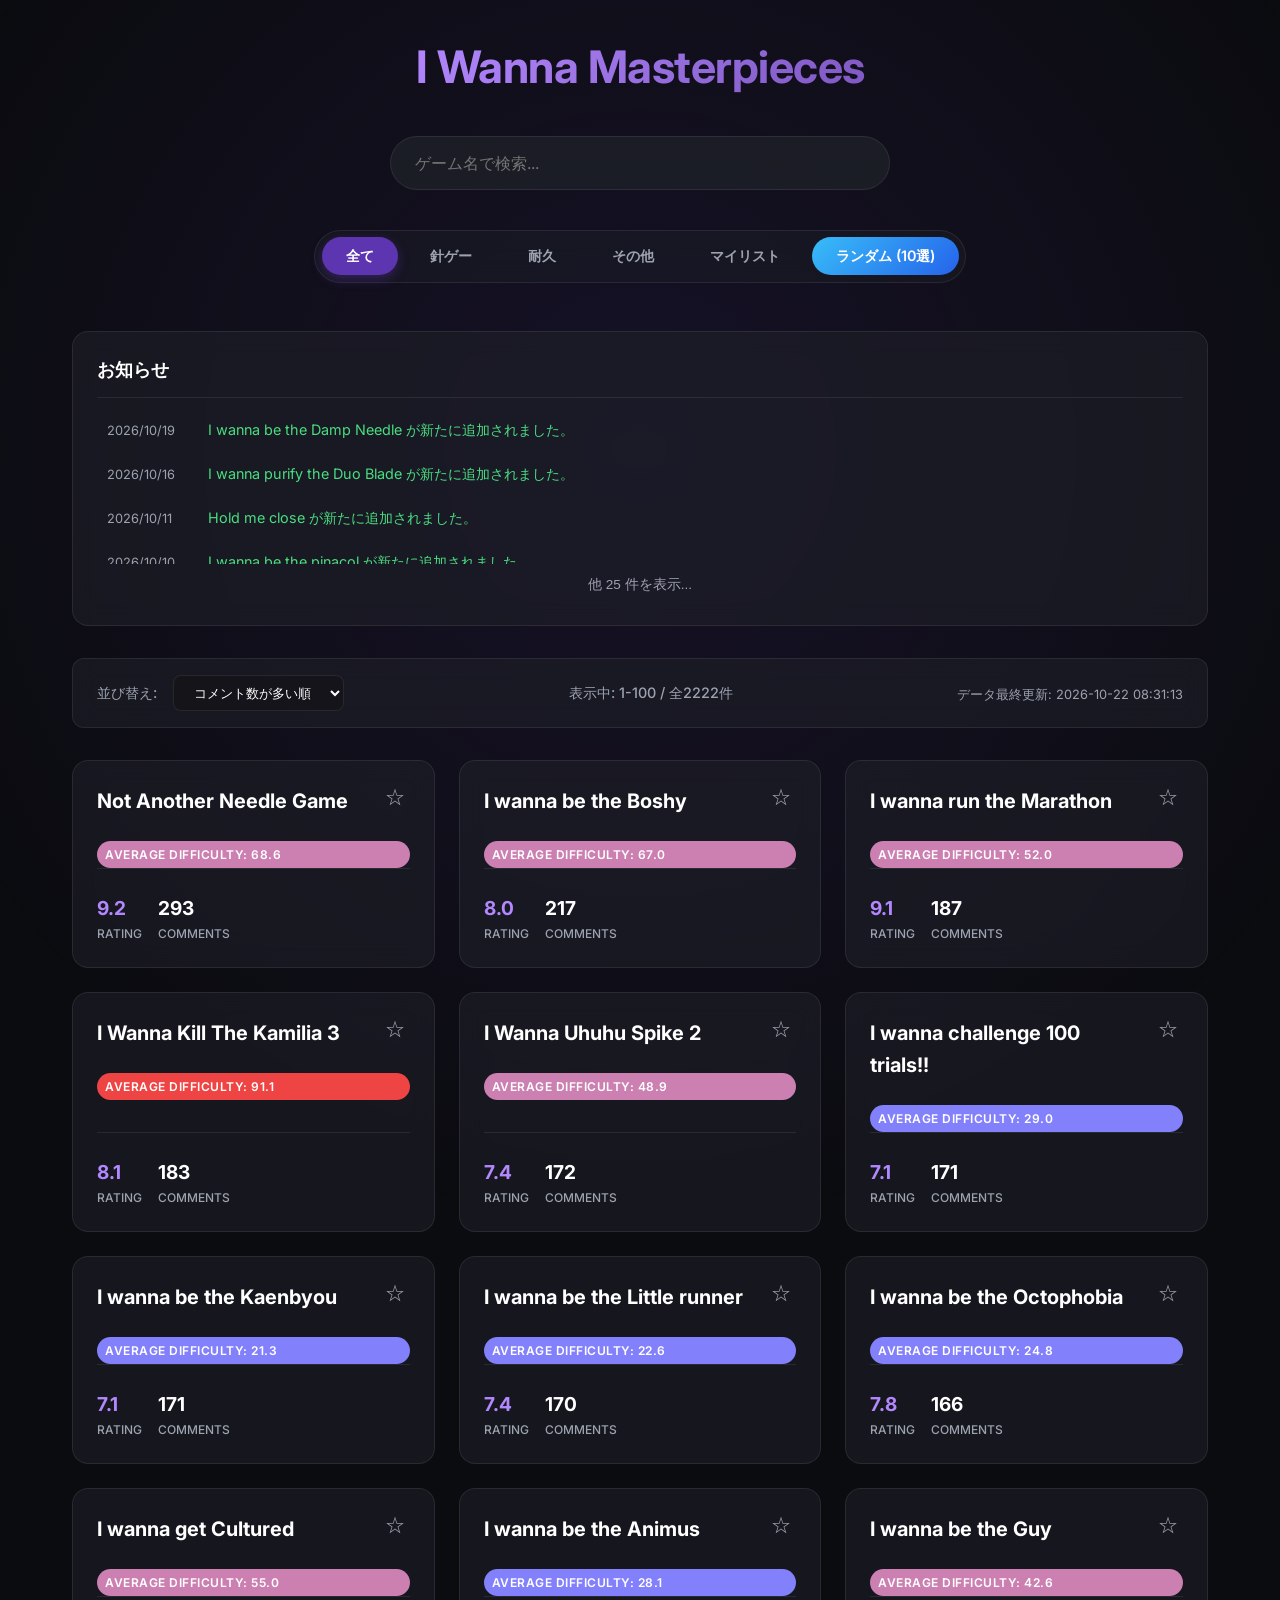
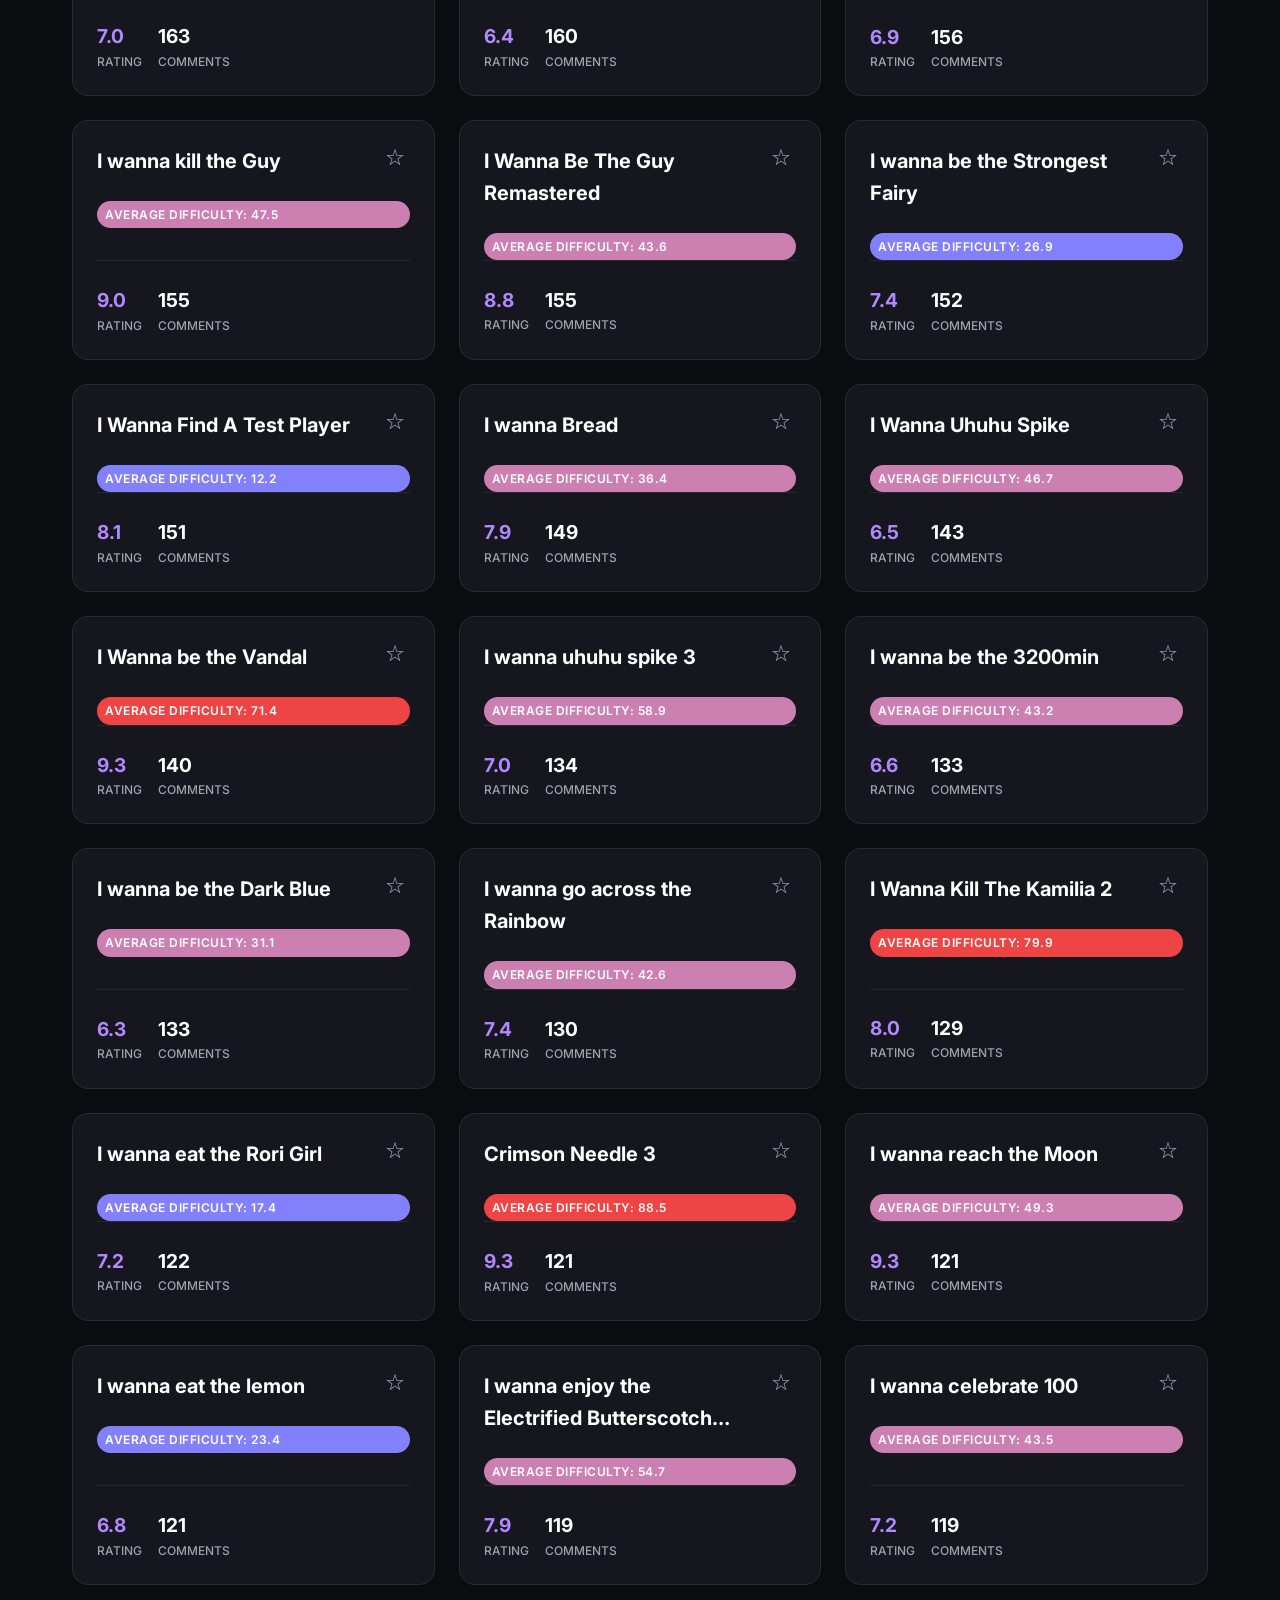
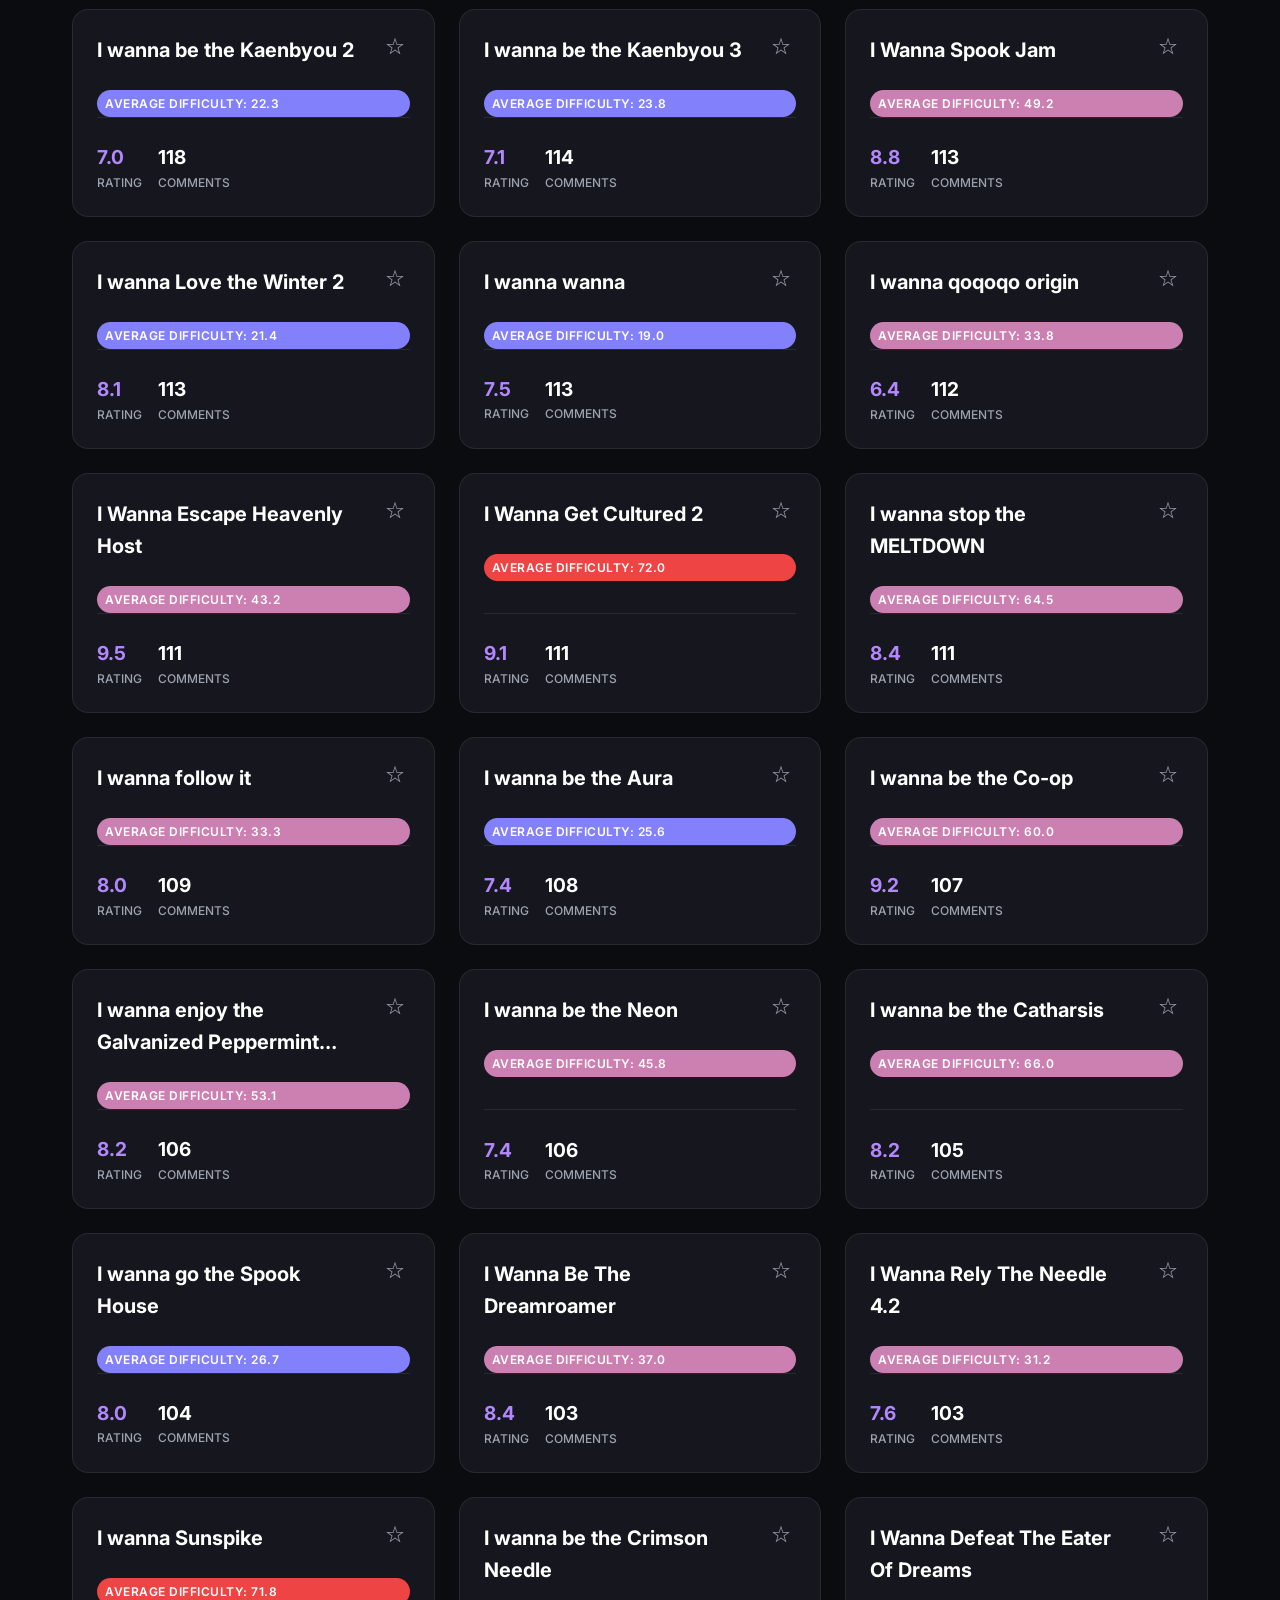
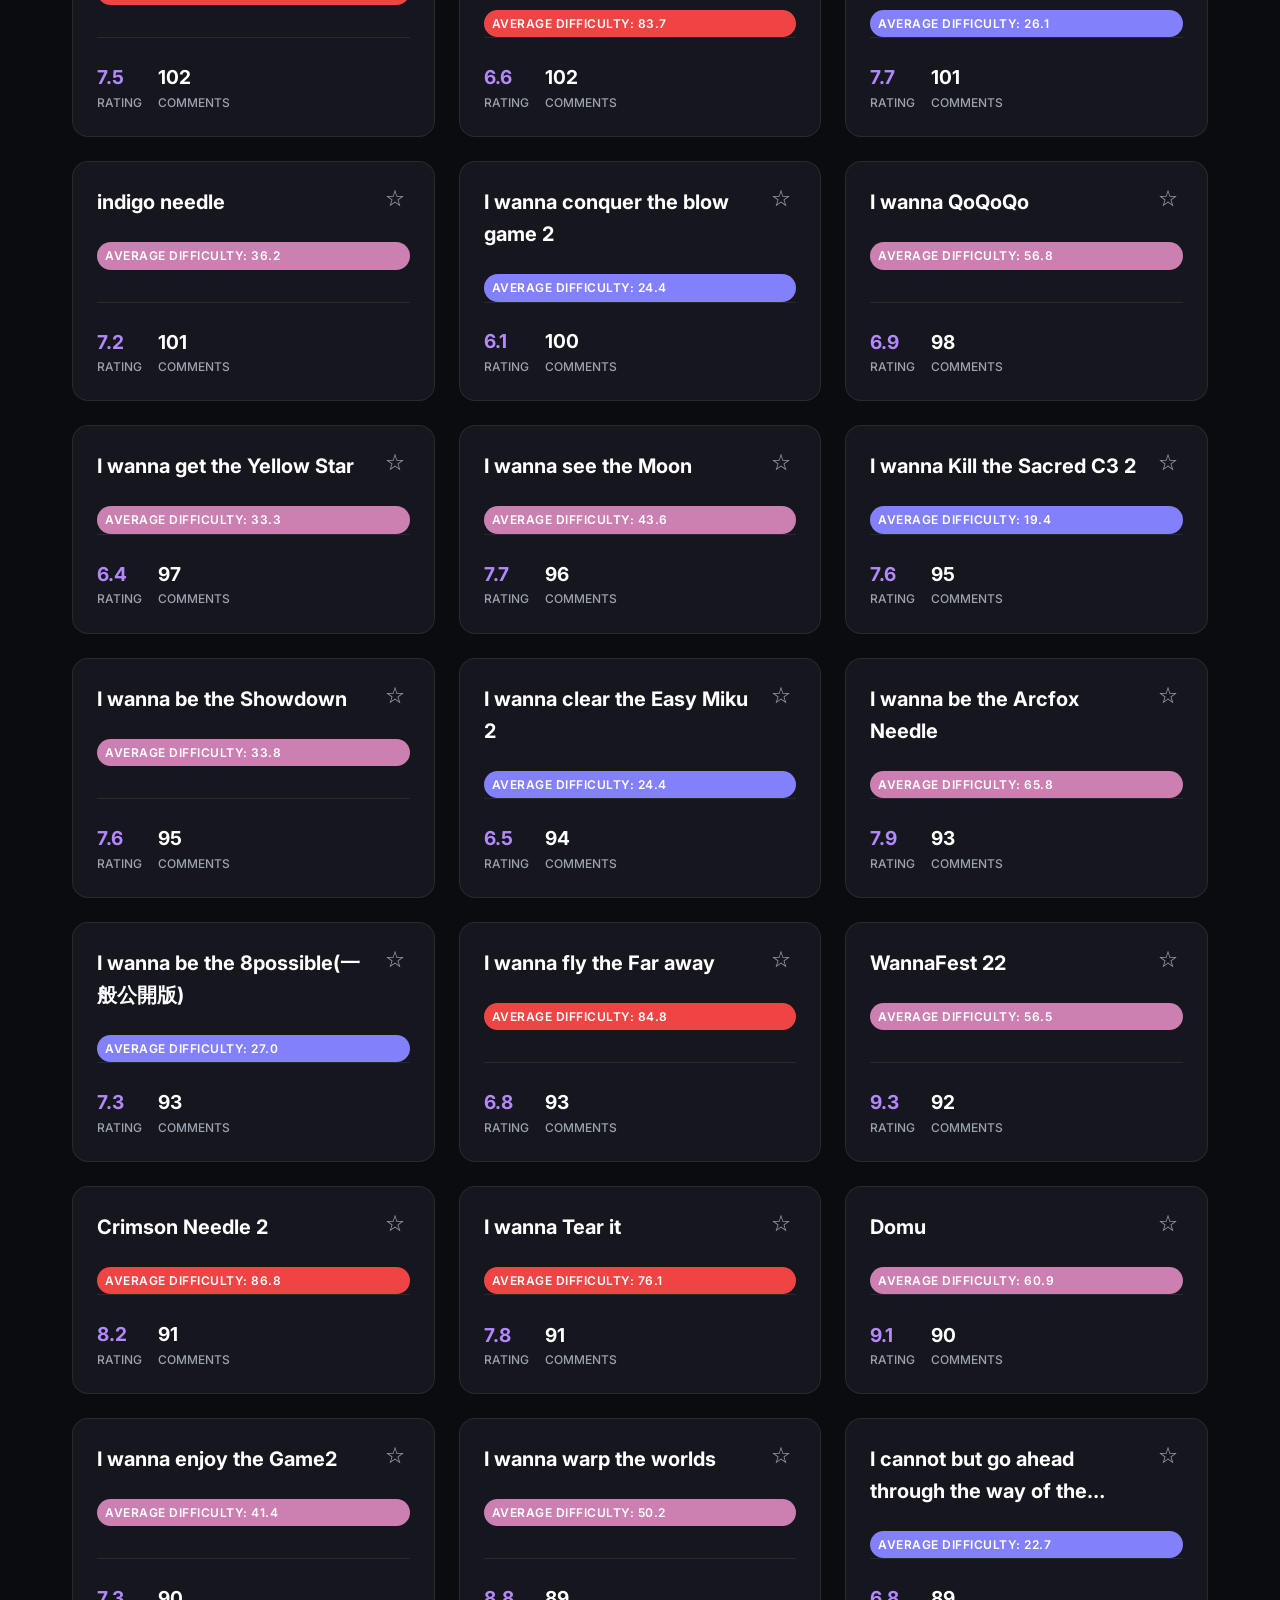
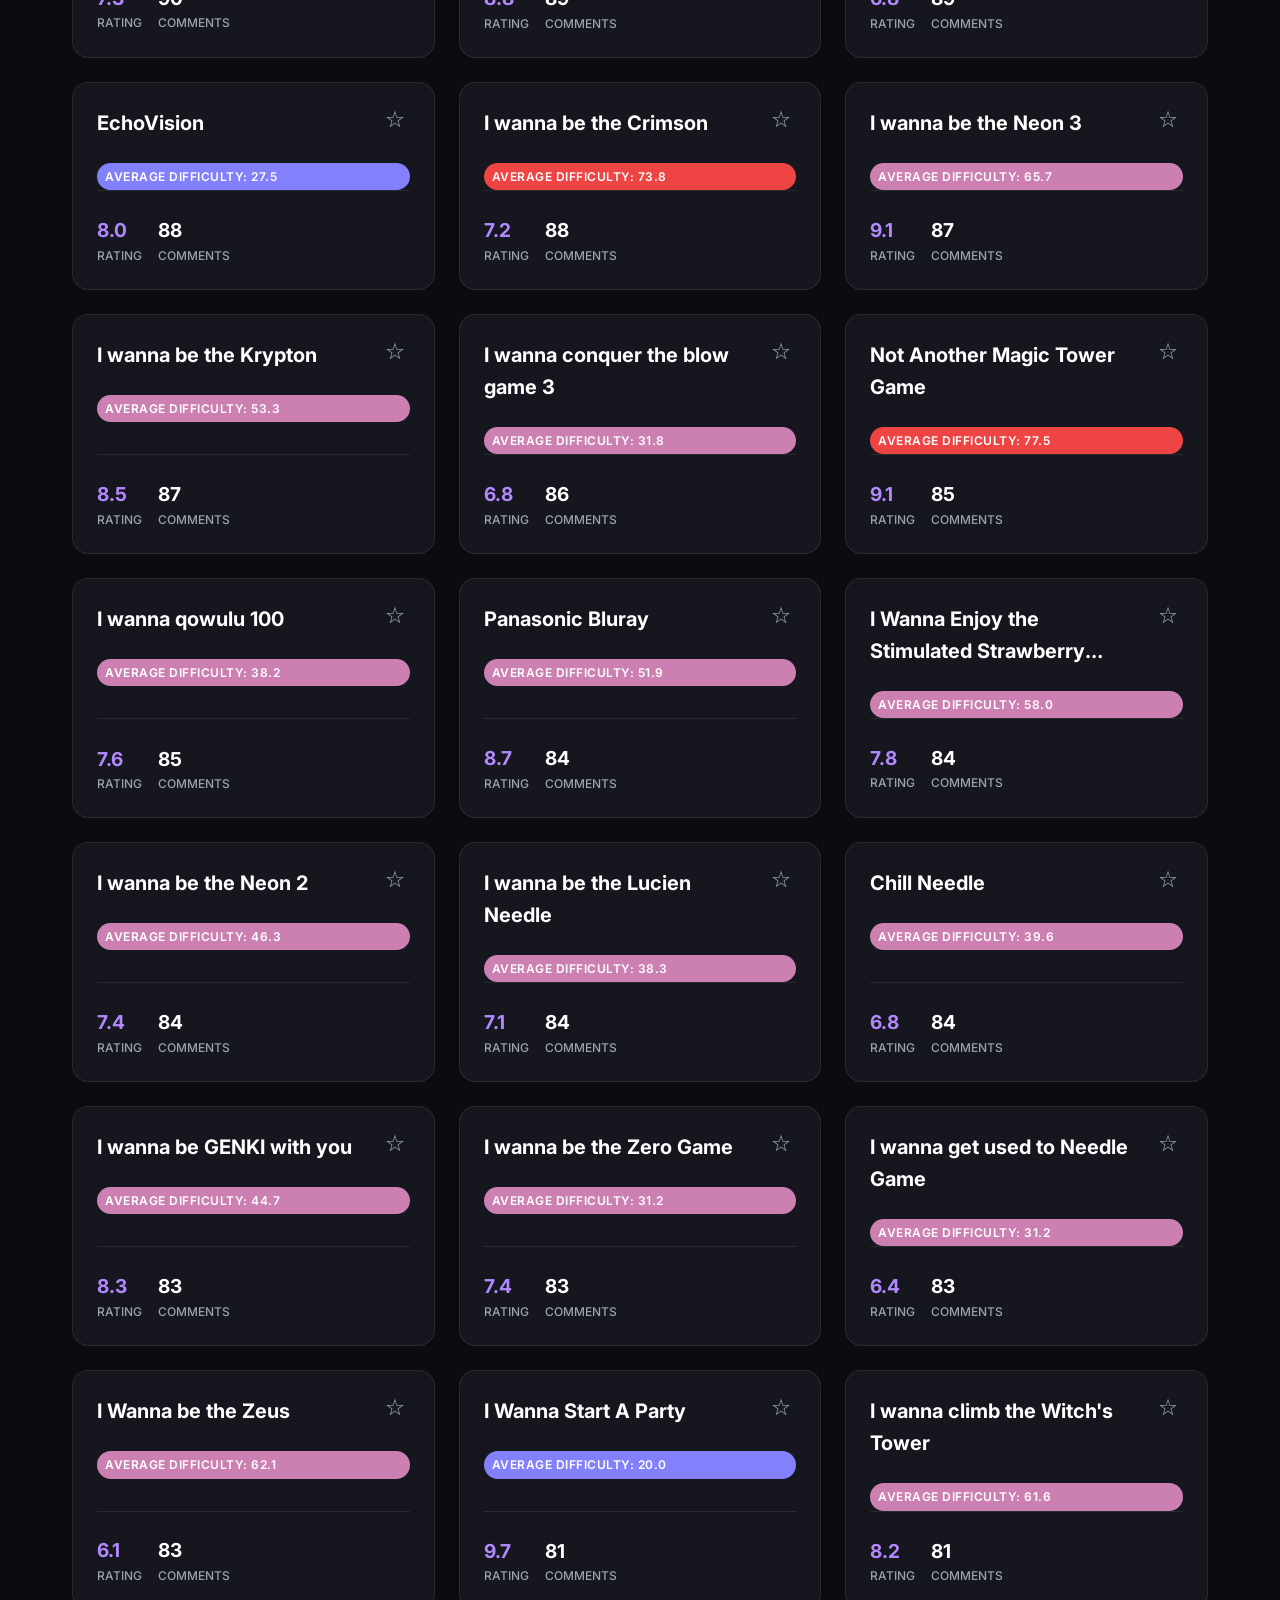
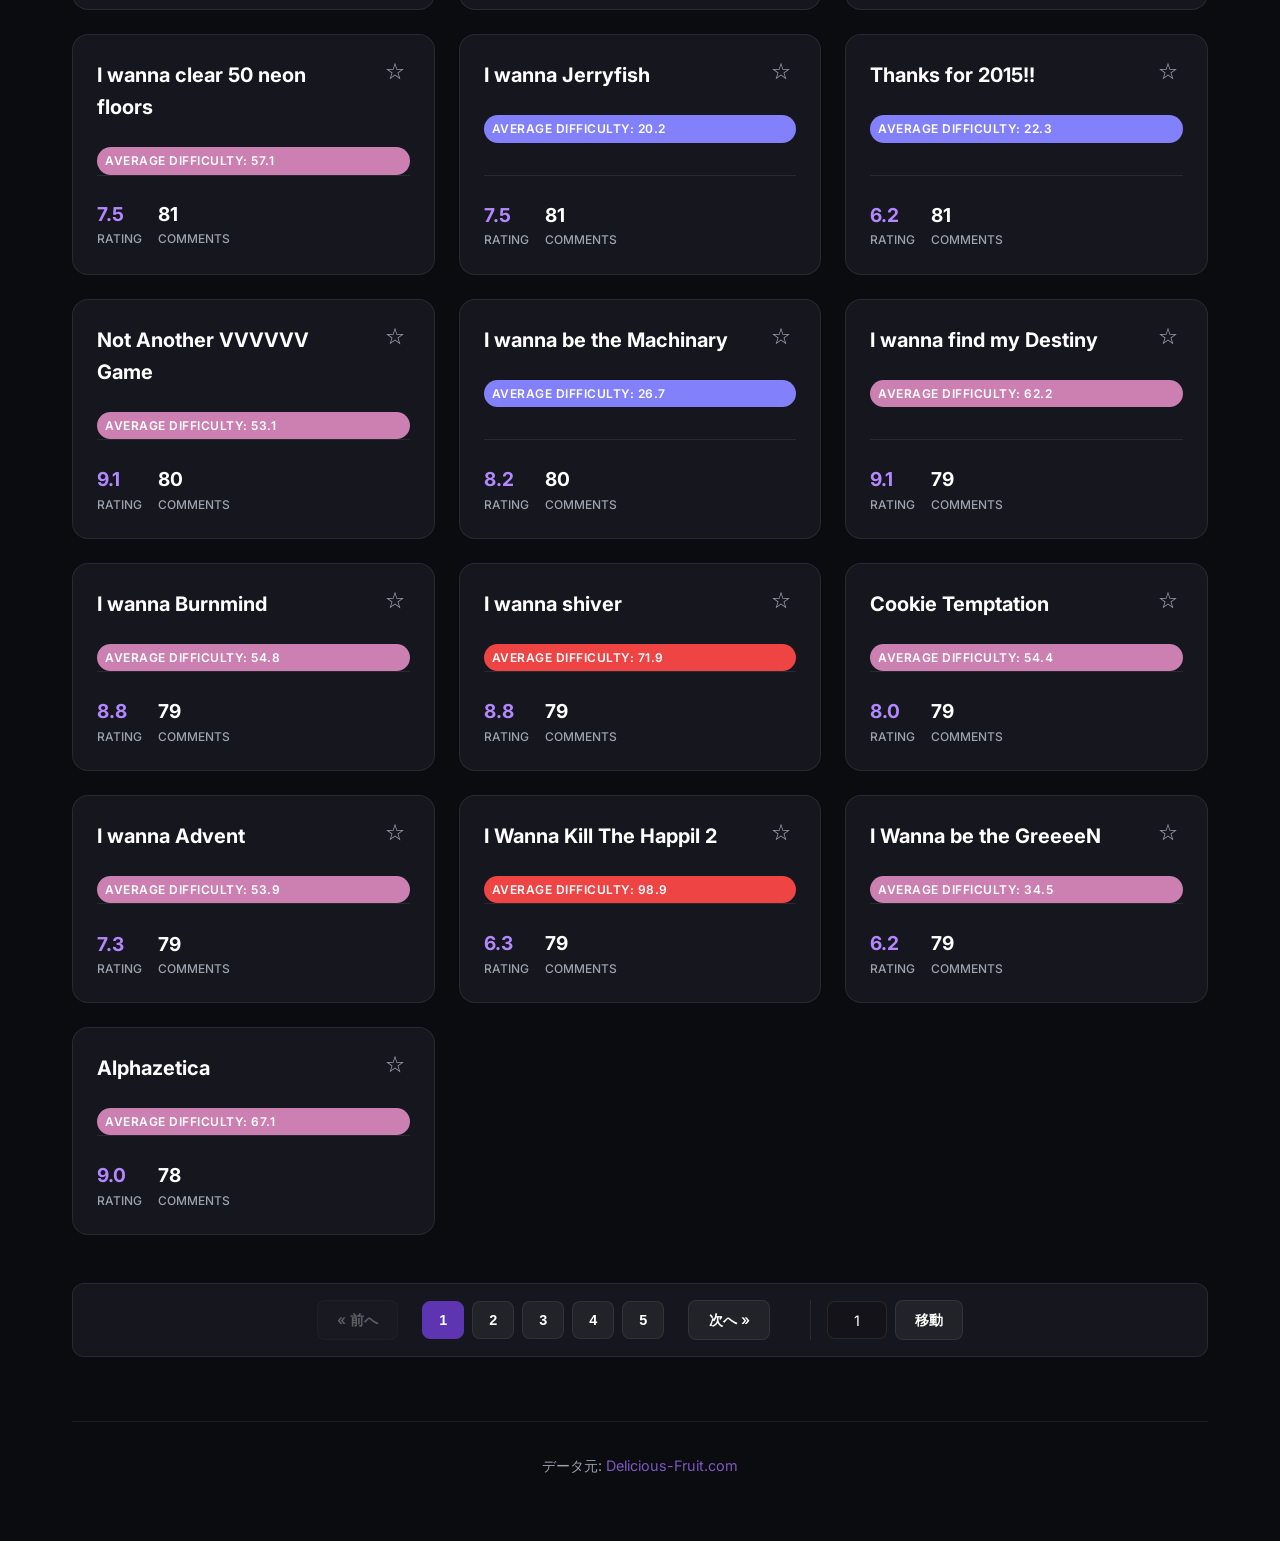
<file: index.html>
<!DOCTYPE html>
<html lang="ja">
<head>
    <meta charset="UTF-8">
    <meta name="viewport" content="width=device-width, initial-scale=1.0">
    <title>Delicious Fruit - 名作アイワナラインナップ</title>
    <link href="https://fonts.googleapis.com/css2?family=Inter:wght@400;500;700&display=swap" rel="stylesheet">
    <link rel="stylesheet" href="style.css">
</head>
<body>
    <div class="background-animation"></div>
    <div class="container">
        <header>
            <div class="logo">
                <h1>I Wanna Masterpieces</h1>
            </div>
            <div class="search-bar">
                <input type="text" id="searchInput" placeholder="ゲーム名で検索...">
            </div>
            <div class="filter-container">
                <div class="filter-buttons" id="filterButtons">
                    <button class="filter-btn active" data-category="all">全て</button>
                    <button class="filter-btn" data-category="needle">針ゲー</button>
                    <button class="filter-btn" data-category="avoidance">耐久</button>
                    <button class="filter-btn" data-category="other">その他</button>
                    <button class="filter-btn" data-category="mylists">マイリスト</button>
                    <button class="filter-btn random-btn" onclick="window.location.href='random_select.html'" style="background: linear-gradient(135deg, #38bdf8, #2563eb); color: white; border: none;">ランダム (10選)</button>
                </div>
            </div>
        </header>

        <div class="announcement-section" id="announcementSection" style="display: none;">
            <div class="announcement-header">
                <h2>お知らせ</h2>
            </div>
            <div class="announcement-list" id="announcementList">
                <!-- Announcements will be inserted here -->
            </div>
        </div>

        <main>
            <div class="controls">
                <div class="sort-options">
                    <label>並び替え:</label>
                    <select id="sortSelect">
                        <option value="ratings_desc">コメント数が多い順</option>
                        <option value="rating_desc">評価が高い順</option>
                        <option value="newest">新しい順</option>
                        <option value="difficulty_desc">難易度が高い順</option>
                        <option value="difficulty_asc">難易度が低い順</option>
                    </select>
                </div>
                <div class="stats" id="statsDisplay">
                    <!-- Stats will be inserted here -->
                </div>
                <div id="lastUpdated" style="font-size: 0.8rem; color: var(--text-secondary); margin-top: 5px;">
                    <!-- Last updated time will be inserted here -->
                </div>
            </div>

            <div class="grid" id="gameGrid">
                <!-- Game cards will be appended here by JS -->
            </div>

            <div class="pagination" id="pagination">
                <button id="prevBtn" class="page-btn">&laquo; 前へ</button>
                <div id="pageNumbers" class="page-numbers"></div>
                <button id="nextBtn" class="page-btn">次へ &raquo;</button>
                <div class="page-jump">
                    <input type="number" id="pageInput" min="1" placeholder="Page">
                    <button id="jumpBtn" class="page-btn">移動</button>
                </div>
            </div>
        </main>
        
        <footer>
            <p>データ元: <a href="https://delicious-fruit.com/" target="_blank">Delicious-Fruit.com</a></p>
        </footer>
    </div>
    <!-- Back to top button -->
    <button id="backToTopBtn" title="トップへ戻る">↑ Top</button>

    <div id="modalOverlay" class="modal-overlay">
        <div class="modal-content">
            <div id="modalHeader" class="modal-header">
                <h2 id="modalTitle">マイリスト管理</h2>
                <button id="closeModal" class="close-btn">&times;</button>
            </div>
            <div id="modalBody" class="modal-body">
                <!-- Content will be injected by JS -->
            </div>
        </div>
    </div>

    <!-- script.js will fetch games.json dynamically -->
    <script src="script.js"></script>
</body>
</html>
</file>
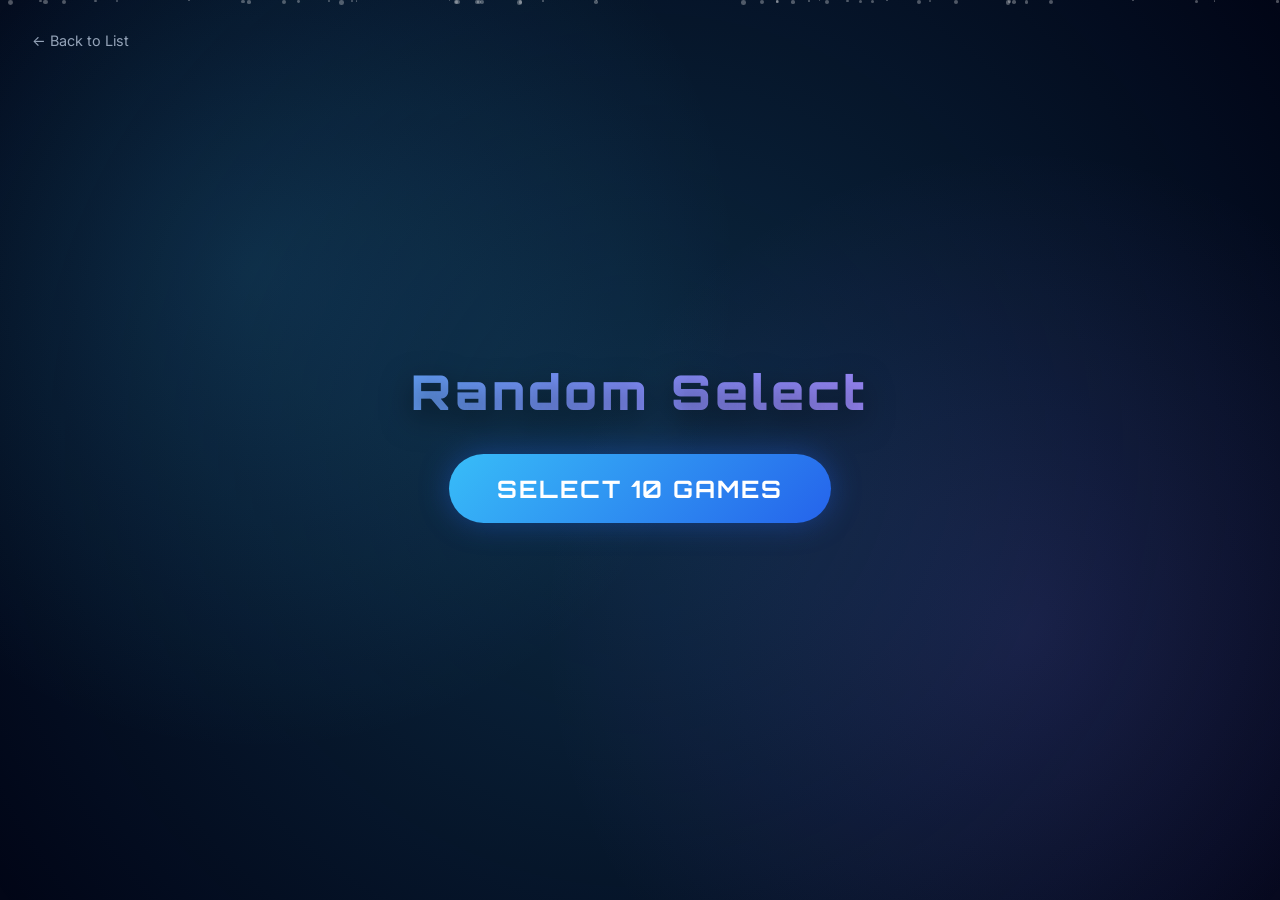
<file: random_select.html>
<!DOCTYPE html>
<html lang="ja">
<head>
    <meta charset="UTF-8">
    <meta name="viewport" content="width=device-width, initial-scale=1.0">
    <title>Random Select - 10 Selected Games</title>
    <link href="https://fonts.googleapis.com/css2?family=Orbitron:wght@400;700;900&family=Inter:wght@400;600&display=swap" rel="stylesheet">
    <style>
        :root {
            --bg-color: #020617;
            --primary-color: #38bdf8;
            --accent-color: #f43f5e;
            --success-color: #10b981;
            --surface-color: rgba(15, 23, 42, 0.8);
        }

        body {
            margin: 0;
            padding: 0;
            background-color: var(--bg-color);
            color: #fff;
            font-family: 'Inter', sans-serif;
            min-height: 100vh;
            display: flex;
            flex-direction: column;
            align-items: center;
            justify-content: center;
            overflow-x: hidden;
            background: 
                radial-gradient(circle at 20% 30%, rgba(56, 189, 248, 0.15) 0%, transparent 40%),
                radial-gradient(circle at 80% 70%, rgba(139, 92, 246, 0.15) 0%, transparent 40%),
                #020617;
        }

        .container {
            width: 90%;
            max-width: 1200px;
            padding: 2rem;
            text-align: center;
            z-index: 2;
        }

        h1 {
            font-family: 'Orbitron', sans-serif;
            font-size: 3rem;
            font-weight: 900;
            margin-bottom: 2rem;
            background: linear-gradient(to right, #38bdf8, #818cf8, #c084fc);
            -webkit-background-clip: text;
            background-clip: text;
            -webkit-text-fill-color: transparent;
            text-shadow: 0 10px 30px rgba(0, 0, 0, 0.5);
            letter-spacing: 4px;
        }

        .controls {
            margin-bottom: 3rem;
        }

        .btn-draw {
            background: linear-gradient(135deg, #38bdf8, #2563eb);
            color: white;
            border: none;
            padding: 1.2rem 3rem;
            font-size: 1.5rem;
            font-weight: bold;
            border-radius: 50px;
            cursor: pointer;
            text-transform: uppercase;
            letter-spacing: 2px;
            transition: all 0.3s cubic-bezier(0.34, 1.56, 0.64, 1);
            box-shadow: 0 0 30px rgba(37, 99, 235, 0.4);
            font-family: 'Orbitron', sans-serif;
            position: relative;
            overflow: hidden;
        }

        .btn-draw:hover {
            transform: scale(1.05) translateY(-5px);
            box-shadow: 0 0 50px rgba(37, 99, 235, 0.7);
            filter: brightness(1.2);
        }

        .btn-draw:active {
            transform: scale(0.95);
        }

        .btn-back {
            position: absolute;
            top: 2rem;
            left: 2rem;
            color: #94a3b8;
            text-decoration: none;
            font-size: 0.9rem;
            display: flex;
            align-items: center;
            gap: 0.5rem;
            transition: color 0.3s;
        }

        .btn-back:hover {
            color: white;
        }

        .btn-draw::after {
            content: '';
            position: absolute;
            top: 0; left: -100%;
            width: 50%; height: 100%;
            background: linear-gradient(to right, transparent, rgba(255,255,255,0.4), transparent);
            transform: skewX(-25deg);
            transition: 0.5s;
        }

        .btn-draw:hover::after {
            left: 150%;
        }

        .results-grid {
            display: grid;
            grid-template-columns: repeat(auto-fit, minmax(200px, 1fr));
            gap: 1.5rem;
            width: 100%;
            opacity: 0;
            transform: translateY(30px);
            transition: all 0.8s ease-out;
        }

        .results-grid.visible {
            opacity: 1;
            transform: translateY(0);
        }

        .card {
            background: var(--surface-color);
            backdrop-filter: blur(10px);
            border: 1px solid rgba(255, 255, 255, 0.1);
            border-radius: 16px;
            padding: 1.5rem;
            display: flex;
            flex-direction: column;
            align-items: center;
            justify-content: center;
            position: relative;
            transition: all 0.4s ease;
            cursor: pointer;
            overflow: hidden;
            min-height: 200px;
        }

        .card:hover {
            transform: translateY(-10px) scale(1.03);
            border-color: var(--primary-color);
            box-shadow: 0 20px 40px rgba(0, 0, 0, 0.4);
        }

        .card-id {
            font-family: 'Orbitron', sans-serif;
            font-size: 0.8rem;
            color: var(--primary-color);
            margin-bottom: 0.5rem;
            opacity: 0.7;
        }

        .game-name {
            font-size: 1.1rem;
            font-weight: bold;
            margin-bottom: 1rem;
            display: -webkit-box;
            -webkit-line-clamp: 2;
            line-clamp: 2;
            -webkit-box-orient: vertical;
            overflow: hidden;
            line-height: 1.4;
        }

        .rating-display {
            font-family: 'Orbitron', sans-serif;
            font-size: 1.8rem;
            font-weight: 900;
            color: var(--success-color);
        }

        .difficulty-display {
            font-size: 0.8rem;
            color: #94a3b8;
            margin-top: 0.5rem;
        }

        /* Revealed animation */
        .card.revealing {
            animation: revealCard 0.6s cubic-bezier(0.23, 1, 0.32, 1) forwards;
        }

        @keyframes revealCard {
            0% { transform: scale(0.8) rotateY(90deg); opacity: 0; }
            100% { transform: scale(1) rotateY(0deg); opacity: 1; }
        }

        .particles {
            position: fixed;
            top: 0; left: 0; width: 100%; height: 100%;
            pointer-events: none;
            z-index: 1;
        }

        .particle {
            position: absolute;
            background: white;
            border-radius: 50%;
            opacity: 0.3;
            animation: float 10s infinite linear;
        }

        @keyframes float {
            0% { transform: translateY(100vh) scale(0); opacity: 0; }
            50% { opacity: 0.5; }
            100% { transform: translateY(-100px) scale(1.5); opacity: 0; }
        }

        .overlay {
            position: fixed;
            top: 0; left: 0; width: 100%; height: 100%;
            background: radial-gradient(circle, rgba(56, 189, 248, 0.2), transparent);
            z-index: 0;
            pointer-events: none;
        }

        .hidden { display: none; }

        /* Epic Count animation classes */
        .epic-counting {
            color: #fff !important;
            text-shadow: 0 0 15px var(--primary-color) !important;
        }
        
    </style>
</head>
<body>
    <div class="overlay"></div>
    <div class="particles" id="particles"></div>

    <a href="index.html" class="btn-back">← Back to List</a>

    <div class="container">
        <h1>Random Select</h1>
        
        <div class="controls">
            <button id="drawBtn" class="btn-draw">Select 10 Games</button>
        </div>

        <div id="results" class="results-grid">
            <!-- Cards will be generated here -->
        </div>
    </div>

    <!-- We can use the existing games.js which defines const GAMES -->
    <script src="games.js"></script>
    <script>
        const drawBtn = document.getElementById('drawBtn');
        const resultsGrid = document.getElementById('results');
        const particlesContainer = document.getElementById('particles');

        // Create background particles
        function initParticles() {
            for (let i = 0; i < 50; i++) {
                const p = document.createElement('div');
                p.className = 'particle';
                const size = Math.random() * 4 + 1;
                p.style.width = `${size}px`;
                p.style.height = `${size}px`;
                p.style.left = `${Math.random() * 100}%`;
                p.style.animationDuration = `${Math.random() * 10 + 5}s`;
                p.style.animationDelay = `${Math.random() * 5}s`;
                particlesContainer.appendChild(p);
            }
        }

        initParticles();

        function getRandomGames(count) {
            // Filter masterpieces (matching script.js logic)
            // But let's keep it simple and just pick from all games or masterpieces
            const topGames = GAMES.filter(g => g.num_ratings >= 10 && g.rating >= 6.0);
            const shuffled = [...topGames].sort(() => 0.5 - Math.random());
            return shuffled.slice(0, count);
        }

        function createCard(game, delay) {
            const card = document.createElement('div');
            
            card.className = `card revealing`;
            card.style.animationDelay = `${delay}s`;
            card.onclick = () => window.open(`https://delicious-fruit.com/ratings/game_details.php?id=${game.id}`, '_blank');

            card.innerHTML = `
                <div class="card-id">#${game.id}</div>
                <div class="game-name">${game.name}</div>
                <div class="rating-display" id="rating-${game.id}">0.0</div>
                <div class="difficulty-display">Difficulty: ${game.difficulty}</div>
            `;
            return card;
        }

        async function animateValue(id, start, end, duration) {
            const obj = document.getElementById(id);
            if (!obj) return;
            
            const range = end - start;
            let current = start;
            const increment = end > start ? 0.1 : -0.1;
            const stepTime = Math.abs(Math.floor(duration / (range * 10)));
            
            obj.classList.add('epic-counting');

            return new Promise(resolve => {
                const timer = setInterval(() => {
                    current += increment;
                    if ((increment > 0 && current >= end) || (increment < 0 && current <= end)) {
                        obj.textContent = end.toFixed(1);
                        obj.classList.remove('epic-counting');
                        clearInterval(timer);
                        resolve();
                    } else {
                        obj.textContent = current.toFixed(1);
                    }
                }, stepTime);
            });
        }

        drawBtn.addEventListener('click', async () => {
            drawBtn.disabled = true;
            drawBtn.textContent = 'Selecting...';
            
            // Clear previous results with a slight fade
            resultsGrid.classList.remove('visible');
            setTimeout(async () => {
                resultsGrid.innerHTML = '';
                resultsGrid.classList.add('visible');
                
                const selectedGames = getRandomGames(10);
                
                for (let i = 0; i < selectedGames.length; i++) {
                    const game = selectedGames[i];
                    const card = createCard(game, i * 0.1);
                    resultsGrid.appendChild(card);
                    
                    // Start rating animation after card reveal
                    setTimeout(() => {
                        animateValue(`rating-${game.id}`, 0, game.rating, 800);
                    }, (i * 100) + 500);
                }

                setTimeout(() => {
                    drawBtn.disabled = false;
                    drawBtn.textContent = 'Select 10 Games Again';
                }, 2000);
            }, 300);
        });

        // Trigger first draw on load
        // window.onload = () => drawBtn.click();
    </script>
</body>
</html>
</file>
<file: style.css>
:root {
    --bg-color: #0b0c10;
    --card-bg: rgba(31, 33, 40, 0.6);
    --card-border: rgba(255, 255, 255, 0.08);
    --text-primary: #ffffff;
    --text-secondary: #9ca3af;
    --accent: #5e35b1;
    --accent-light: #7e57c2;
    --highlight: #b388ff;
    --rating-bg: rgba(94, 53, 177, 0.3);
    --rating-color: #d1c4e9;
    --glass-blur: 12px;
}

* {
    box-sizing: border-box;
    margin: 0;
    padding: 0;
}

body {
    background-color: var(--bg-color);
    color: var(--text-primary);
    font-family: 'Inter', -apple-system, BlinkMacSystemFont, "Segoe UI", Roboto, Helvetica, Arial, sans-serif;
    line-height: 1.6;
    overflow-x: hidden;
    position: relative;
    min-height: 100vh;
}

/* Background gradient animation */
.background-animation {
    position: fixed;
    top: -50%;
    left: -50%;
    width: 200%;
    height: 200%;
    background: radial-gradient(circle at center, rgba(94, 53, 177, 0.15) 0%, rgba(11, 12, 16, 0) 50%);
    animation: pulse 15s infinite alternate ease-in-out;
    z-index: -1;
    pointer-events: none;
}

@keyframes pulse {
    0% { transform: translate(10%, 10%) scale(1); }
    100% { transform: translate(-10%, -10%) scale(1.1); }
}

.container {
    max-width: 1200px;
    margin: 0 auto;
    padding: 2rem;
}

header {
    display: flex;
    flex-direction: column;
    align-items: center;
    justify-content: center;
    text-align: center;
    margin-bottom: 3rem;
    gap: 1.5rem;
}

.logo h1 {
    font-size: 2.8rem;
    font-weight: 700;
    background: linear-gradient(135deg, #b388ff, #7e57c2);
    -webkit-background-clip: text;
    background-clip: text;
    -webkit-text-fill-color: transparent;
    margin-bottom: 0.5rem;
    letter-spacing: -0.5px;
}

.logo p {
    color: var(--text-secondary);
    font-size: 1.1rem;
    font-weight: 500;
}

.search-bar {
    width: 100%;
    max-width: 500px;
}

.search-bar input {
    width: 100%;
    padding: 1rem 1.5rem;
    border-radius: 50px;
    background: rgba(31, 33, 40, 0.8);
    border: 1px solid var(--card-border);
    color: var(--text-primary);
    font-size: 1rem;
    font-family: inherit;
    transition: all 0.3s ease;
    backdrop-filter: blur(var(--glass-blur));
}

.search-bar input:focus {
    outline: none;
    border-color: var(--accent-light);
    box-shadow: 0 0 0 4px rgba(126, 87, 194, 0.2);
}

.filter-container {
    display: flex;
    justify-content: center;
    margin-top: 1rem;
    width: 100%;
}

.filter-buttons {
    display: flex;
    gap: 0.5rem;
    background: rgba(31, 33, 40, 0.4);
    padding: 0.4rem;
    border-radius: 50px;
    border: 1px solid var(--card-border);
    backdrop-filter: blur(var(--glass-blur));
    flex-wrap: wrap;
    justify-content: center;
}

.filter-btn {
    padding: 0.6rem 1.5rem;
    border: none;
    border-radius: 50px;
    background: transparent;
    color: var(--text-secondary);
    font-size: 0.9rem;
    font-weight: 600;
    cursor: pointer;
    transition: all 0.3s cubic-bezier(0.4, 0, 0.2, 1);
    font-family: inherit;
}

.filter-btn:hover {
    color: var(--text-primary);
    background: rgba(255, 255, 255, 0.05);
}

.filter-btn.active {
    background: var(--accent);
    color: white;
    box-shadow: 0 4px 12px rgba(94, 53, 177, 0.4);
}

/* Announcement Section */
.announcement-section {
    background: rgba(31, 33, 40, 0.6);
    backdrop-filter: blur(var(--glass-blur));
    border: 1px solid var(--card-border);
    border-radius: 16px;
    padding: 1.5rem;
    margin-bottom: 2rem;
    animation: fadeIn 0.8s ease-out;
}

.announcement-header {
    display: flex;
    align-items: center;
    gap: 0.8rem;
    margin-bottom: 1rem;
    padding-bottom: 0.8rem;
    border-bottom: 1px solid var(--card-border);
}

.announcement-icon {
    font-size: 1.2rem;
}

.announcement-header h2 {
    font-size: 1.1rem;
    font-weight: 700;
    color: var(--text-primary);
    margin: 0;
}

.announcement-list {
    display: flex;
    flex-direction: column;
    gap: 0.6rem;
    max-height: 150px;
    overflow-y: auto;
    padding-right: 0.5rem;
}

.announcement-list::-webkit-scrollbar {
    width: 6px;
}

.announcement-list::-webkit-scrollbar-thumb {
    background: rgba(255, 255, 255, 0.1);
    border-radius: 10px;
}

.announcement-item {
    display: flex;
    align-items: baseline;
    gap: 1rem;
    font-size: 0.9rem;
    padding: 0.4rem 0.6rem;
    border-radius: 8px;
    transition: background 0.3s ease;
}

.announcement-item:hover {
    background: rgba(255, 255, 255, 0.03);
}

.announcement-date {
    font-family: 'Inter', sans-serif;
    font-size: 0.8rem;
    color: var(--text-secondary);
    white-space: nowrap;
    min-width: 85px;
}

.announcement-msg, .announcement-link {
    line-height: 1.4;
    text-decoration: none;
    transition: all 0.2s ease;
}

.announcement-link:hover {
    text-decoration: underline;
    opacity: 0.8;
}

.announcement-item.add .announcement-msg, .announcement-item.add .announcement-link {
    color: #4ade80; /* Light green */
}

.announcement-item.remove .announcement-msg, .announcement-item.remove .announcement-link {
    color: #f87171; /* Light red */
}

.announcement-more-btn {
    display: block;
    width: 100%;
    background: transparent;
    border: none;
    color: var(--text-secondary);
    font-size: 0.85rem;
    padding: 0.8rem 0 0.4rem;
    cursor: pointer;
    transition: color 0.2s ease;
    text-align: center;
    font-weight: 500;
}

.announcement-more-btn:hover {
    color: var(--highlight);
}

.controls {
    display: flex;
    justify-content: space-between;
    align-items: center;
    margin-bottom: 2rem;
    background: var(--card-bg);
    padding: 1rem 1.5rem;
    border-radius: 12px;
    border: 1px solid var(--card-border);
    backdrop-filter: blur(var(--glass-blur));
}

.sort-options {
    display: flex;
    align-items: center;
    gap: 1rem;
}

.sort-options label {
    font-size: 0.9rem;
    font-weight: 500;
    color: var(--text-secondary);
}

.sort-options select {
    padding: 0.5rem 1rem;
    background: rgba(20, 21, 26, 0.8);
    border: 1px solid var(--card-border);
    color: var(--text-primary);
    border-radius: 8px;
    font-family: inherit;
    cursor: pointer;
    outline: none;
}

.sort-options select:focus {
    border-color: var(--accent-light);
}

.stats {
    font-size: 0.9rem;
    color: var(--text-secondary);
    font-weight: 500;
}

.grid {
    display: grid;
    grid-template-columns: repeat(auto-fill, minmax(280px, 1fr));
    gap: 1.5rem;
}

.card {
    background: var(--card-bg);
    border: 1px solid var(--card-border);
    border-radius: 16px;
    padding: 1.5rem;
    transition: all 0.3s cubic-bezier(0.25, 0.8, 0.25, 1);
    backdrop-filter: blur(var(--glass-blur));
    display: flex;
    flex-direction: column;
    height: 100%;
    text-decoration: none;
    cursor: pointer;
}

.card:hover {
    transform: translateY(-5px);
    box-shadow: 0 10px 30px -10px rgba(94, 53, 177, 0.4);
    border-color: rgba(179, 136, 255, 0.3);
}

.card-header {
    display: flex;
    justify-content: space-between;
    align-items: flex-start;
    margin-bottom: 1rem;
}

.game-title {
    font-size: 1.25rem;
    font-weight: 700;
    color: var(--text-primary);
    margin-bottom: 0.5rem;
    display: -webkit-box;
    -webkit-line-clamp: 2;
    line-clamp: 2;
    -webkit-box-orient: vertical;
    overflow: hidden;
}

.badge {
    padding: 4px 8px;
    border-radius: 20px;
    font-size: 0.75rem;
    font-weight: 600;
    text-transform: uppercase;
    letter-spacing: 0.5px;
    white-space: nowrap;
}

.difficulty-badge {
    background: rgba(255, 255, 255, 0.1);
    color: #e5e7eb;
}

.card-metrics {
    display: flex;
    gap: 1rem;
    margin-top: auto;
    padding-top: 1.5rem;
    border-top: 1px solid var(--card-border);
}

.metric {
    display: flex;
    flex-direction: column;
}

.metric-value {
    font-size: 1.2rem;
    font-weight: 700;
    color: var(--highlight);
}

.metric-label {
    font-size: 0.75rem;
    color: var(--text-secondary);
    font-weight: 500;
}

footer {
    text-align: center;
    margin-top: 4rem;
    padding: 2rem 0;
    border-top: 1px solid var(--card-border);
}

footer p {
    color: var(--text-secondary);
    font-size: 0.9rem;
}

footer a {
    color: var(--accent-light);
    text-decoration: none;
    transition: color 0.2s ease;
}

footer a:hover {
    color: var(--highlight);
}

/* Pagination */
.pagination {
    display: flex;
    justify-content: center;
    align-items: center;
    gap: 1.5rem;
    margin-top: 3rem;
    padding: 1rem;
    background: var(--card-bg);
    border-radius: 12px;
    border: 1px solid var(--card-border);
    backdrop-filter: blur(var(--glass-blur));
}

.page-btn {
    padding: 0.6rem 1.2rem;
    border: 1px solid var(--card-border);
    border-radius: 8px;
    background: rgba(255, 255, 255, 0.05);
    color: var(--text-primary);
    font-size: 0.9rem;
    font-weight: 600;
    cursor: pointer;
    transition: all 0.2s ease;
    font-family: inherit;
}

.page-btn:hover:not(:disabled) {
    background: var(--accent);
    border-color: var(--accent);
    box-shadow: 0 4px 12px rgba(94, 53, 177, 0.3);
}

.page-btn:disabled {
    opacity: 0.3;
    cursor: not-allowed;
}

.page-numbers {
    display: flex;
    gap: 0.5rem;
    align-items: center;
}

.page-num {
    padding: 0.6rem 1rem;
    border: 1px solid var(--card-border);
    border-radius: 8px;
    background: rgba(255, 255, 255, 0.05);
    color: var(--text-primary);
    font-size: 0.9rem;
    font-weight: 600;
    cursor: pointer;
    transition: all 0.2s ease;
    min-width: 40px;
    text-align: center;
}

.page-num:hover:not(.active) {
    background: rgba(255, 255, 255, 0.1);
    border-color: var(--accent-light);
}

.page-num.active {
    background: var(--accent);
    border-color: var(--accent);
    color: white;
}

.page-num.dots {
    cursor: default;
    background: transparent;
    border: none;
}

.page-jump {
    display: flex;
    align-items: center;
    gap: 0.5rem;
    margin-left: 1rem;
    padding-left: 1rem;
    border-left: 1px solid var(--card-border);
}

.page-jump input {
    width: 60px;
    padding: 0.6rem;
    border: 1px solid var(--card-border);
    border-radius: 8px;
    background: rgba(20, 21, 26, 0.8);
    color: var(--text-primary);
    font-family: inherit;
    font-size: 0.9rem;
    text-align: center;
}

.page-jump input:focus {
    outline: none;
    border-color: var(--accent-light);
}

/* Hide arrow on number input */
.page-jump input::-webkit-outer-spin-button,
.page-jump input::-webkit-inner-spin-button {
    -webkit-appearance: none;
    margin: 0;
}

/* Responsive adjustments */
@media (max-width: 768px) {
    .controls {
        flex-direction: column;
        gap: 1rem;
        align-items: flex-start;
    }
    
    .logo h1 {
        font-size: 2.2rem;
}
}

/* Back to top button */
#backToTopBtn {
    display: none; /* Hidden by default */
    position: fixed;
    bottom: 30px;
    right: 30px;
    z-index: 99;
    border: none;
    outline: none;
    background-color: var(--accent);
    color: white;
    cursor: pointer;
    padding: 12px 18px;
    border-radius: 50px;
    font-size: 1rem;
    font-weight: 600;
    box-shadow: 0 4px 12px rgba(94, 53, 177, 0.4);
    transition: all 0.3s ease;
}

#backToTopBtn:hover {
    background-color: var(--highlight);
    transform: translateY(-3px);
    box-shadow: 0 6px 16px rgba(179, 136, 255, 0.5);
}

/* My List Styles */
.card-header {
    display: flex;
    justify-content: space-between;
    align-items: flex-start;
    gap: 1rem;
}

.btn-group {
    display: flex;
    gap: 0.5rem;
}

.bookmark-btn {
    background: transparent;
    border: none;
    color: var(--text-secondary);
    font-size: 1.25rem;
    cursor: pointer;
    transition: all 0.2s ease;
    padding: 2px 5px;
    border-radius: 4px;
    line-height: 1;
}

.bookmark-btn:hover {
    background: rgba(255, 255, 255, 0.1);
    color: var(--highlight);
    transform: scale(1.1);
}

.bookmark-btn.active {
    color: #ffca28; /* Gold Star */
}

.mylist-controls {
    display: flex;
    flex-direction: column;
    gap: 1rem;
    padding: 1.5rem;
    background: var(--card-bg);
    border-radius: 12px;
    border: 1px solid var(--card-border);
    margin-bottom: 2rem;
    backdrop-filter: blur(var(--glass-blur));
}

.list-selector {
    display: flex;
    align-items: center;
    gap: 1rem;
    justify-content: center;
}

.list-selector select {
    padding: 0.5rem 1rem;
    background: rgba(20, 21, 26, 0.8);
    border: 1px solid var(--card-border);
    color: var(--text-primary);
    border-radius: 8px;
    font-family: inherit;
    cursor: pointer;
    min-width: 200px;
}

.list-actions {
    display: flex;
    gap: 0.5rem;
    justify-content: center;
    flex-wrap: wrap;
}

.control-btn {
    padding: 0.8rem 1.5rem;
    background: var(--accent);
    border: none;
    border-radius: 8px;
    color: white;
    font-weight: 600;
    cursor: pointer;
    transition: all 0.3s ease;
}

.control-btn.mini {
    padding: 0.5rem 1rem;
    font-size: 0.85rem;
}

.control-btn.danger {
    background: rgba(239, 68, 68, 0.2);
    color: #ef4444;
    border: 1px solid rgba(239, 68, 68, 0.5);
}

.control-btn:hover {
    background: var(--highlight);
    transform: translateY(-2px);
    box-shadow: 0 4px 12px rgba(94, 53, 177, 0.3);
}

.control-btn.danger:hover {
    background: #ef4444;
    color: white;
}

/* Modal Styles */
.modal-overlay {
    display: none;
    position: fixed;
    top: 0;
    left: 0;
    width: 100%;
    height: 100%;
    background: rgba(0, 0, 0, 0.7);
    backdrop-filter: blur(8px);
    z-index: 1000;
    justify-content: center;
    align-items: center;
    animation: fadeInModal 0.3s ease;
}

@keyframes fadeInModal {
    from { opacity: 0; }
    to { opacity: 1; }
}

.modal-content {
    background: rgba(20, 21, 26, 0.9);
    border: 1px solid var(--card-border);
    border-radius: 20px;
    width: 90%;
    max-width: 500px;
    box-shadow: 0 20px 40px rgba(0, 0, 0, 0.5);
    overflow: hidden;
    animation: slideInModal 0.3s cubic-bezier(0.4, 0, 0.2, 1);
}

@keyframes slideInModal {
    from { transform: translateY(30px); opacity: 0; }
    to { transform: translateY(0); opacity: 1; }
}

.modal-header {
    padding: 1.5rem;
    border-bottom: 1px solid var(--card-border);
    display: flex;
    justify-content: space-between;
    align-items: center;
    background: linear-gradient(to right, rgba(94, 53, 177, 0.1), transparent);
}

.modal-header h2 {
    font-size: 1.5rem;
    font-weight: 700;
    color: var(--highlight);
}

.close-btn {
    background: transparent;
    border: none;
    color: var(--text-secondary);
    font-size: 2rem;
    line-height: 1;
    cursor: pointer;
    transition: color 0.2s ease;
}

.close-btn:hover {
    color: white;
}

.modal-body {
    padding: 1.5rem;
    max-height: 70vh;
    overflow-y: auto;
}

.modal-body label {
    display: block;
    margin-bottom: 1rem;
    font-weight: 500;
    color: var(--text-secondary);
}

.modal-body input[type="text"] {
    width: 100%;
    padding: 1rem;
    background: rgba(255, 255, 255, 0.05);
    border: 1px solid var(--card-border);
    border-radius: 10px;
    color: white;
    font-family: inherit;
    font-size: 1rem;
    margin-bottom: 1.5rem;
}

.modal-body input[type="text"]:focus {
    outline: none;
    border-color: var(--accent-light);
}

.list-selection-item {
    display: flex;
    align-items: center;
    gap: 1rem;
    padding: 0.8rem 1rem;
    border-radius: 10px;
    transition: background 0.2s ease;
    cursor: pointer;
    margin-bottom: 0.5rem;
}

.list-selection-item:hover {
    background: rgba(255, 255, 255, 0.05);
}

.list-selection-item input[type="checkbox"] {
    width: 20px;
    height: 20px;
    accent-color: var(--accent-light);
    cursor: pointer;
}

.list-selection-item span {
    font-weight: 500;
    flex-grow: 1;
}

.modal-footer {
    display: flex;
    gap: 1rem;
    justify-content: flex-end;
    margin-top: 1.5rem;
}
</file>
